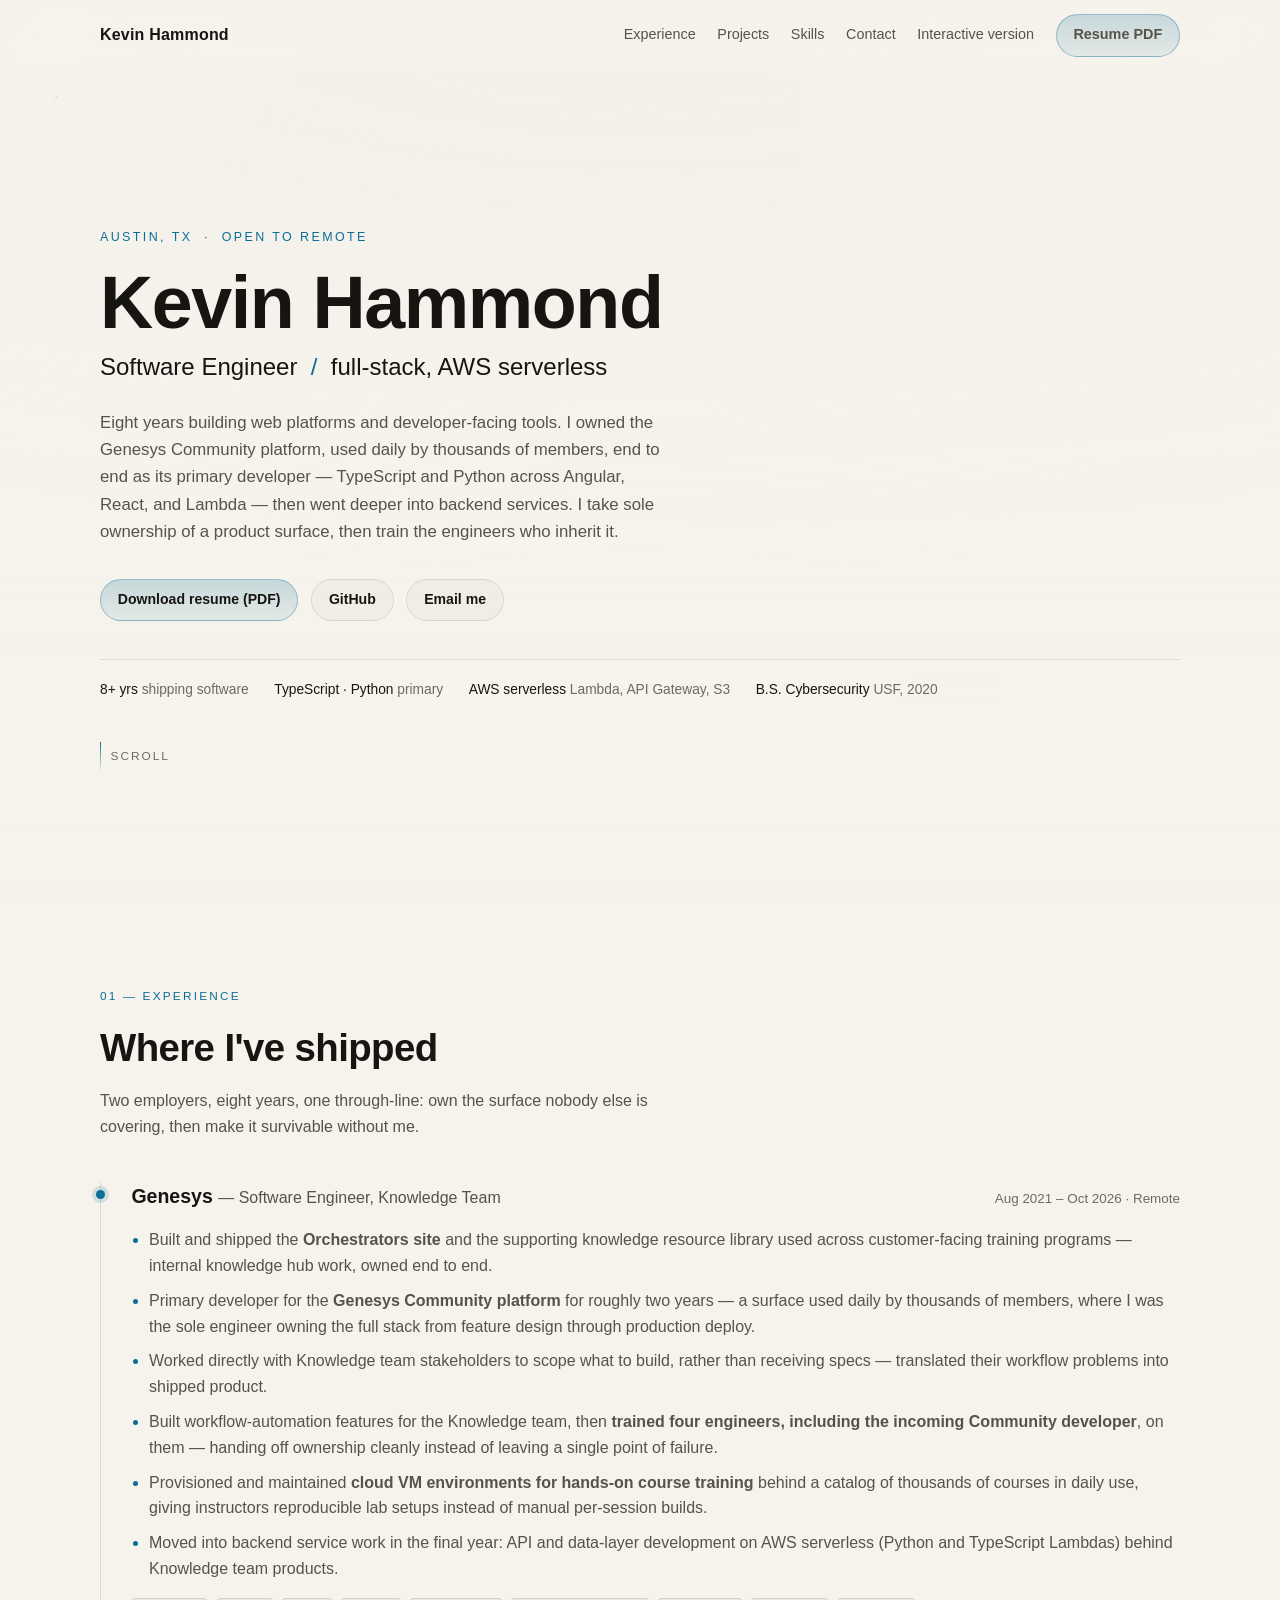
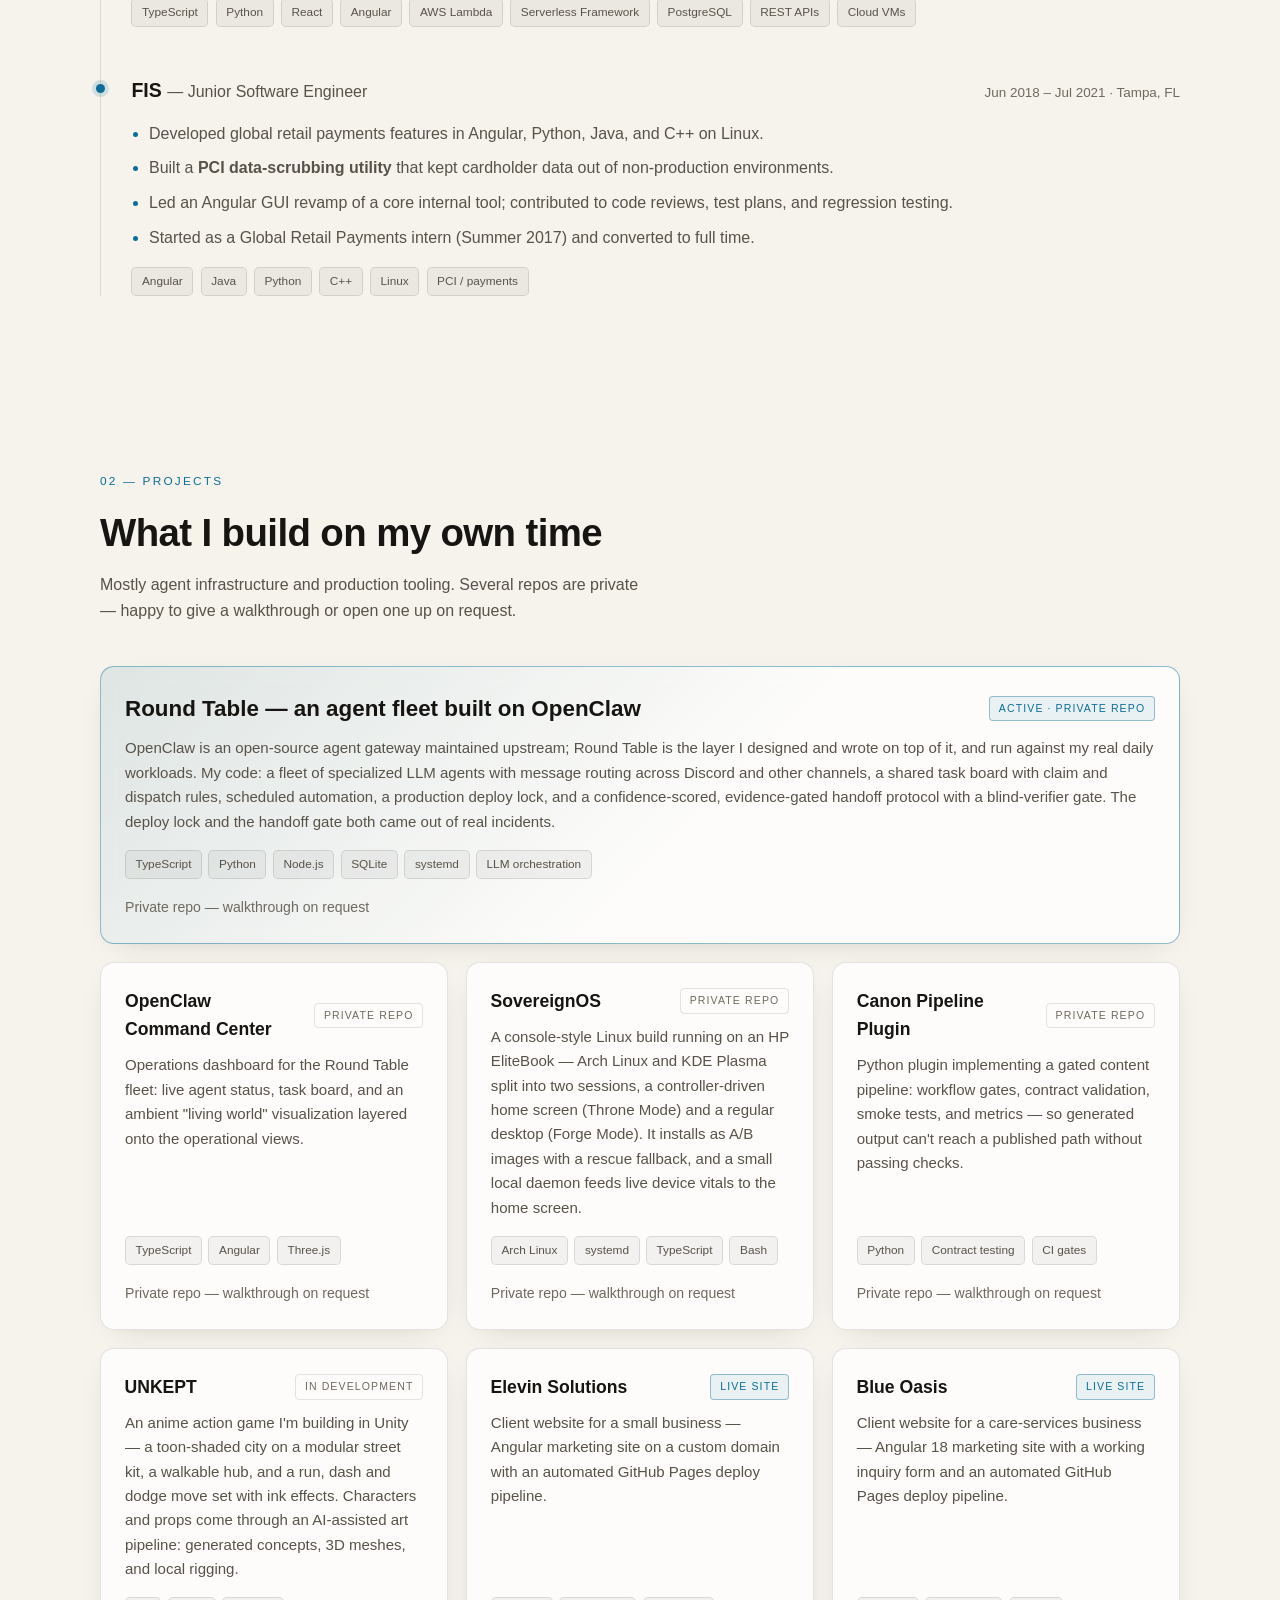
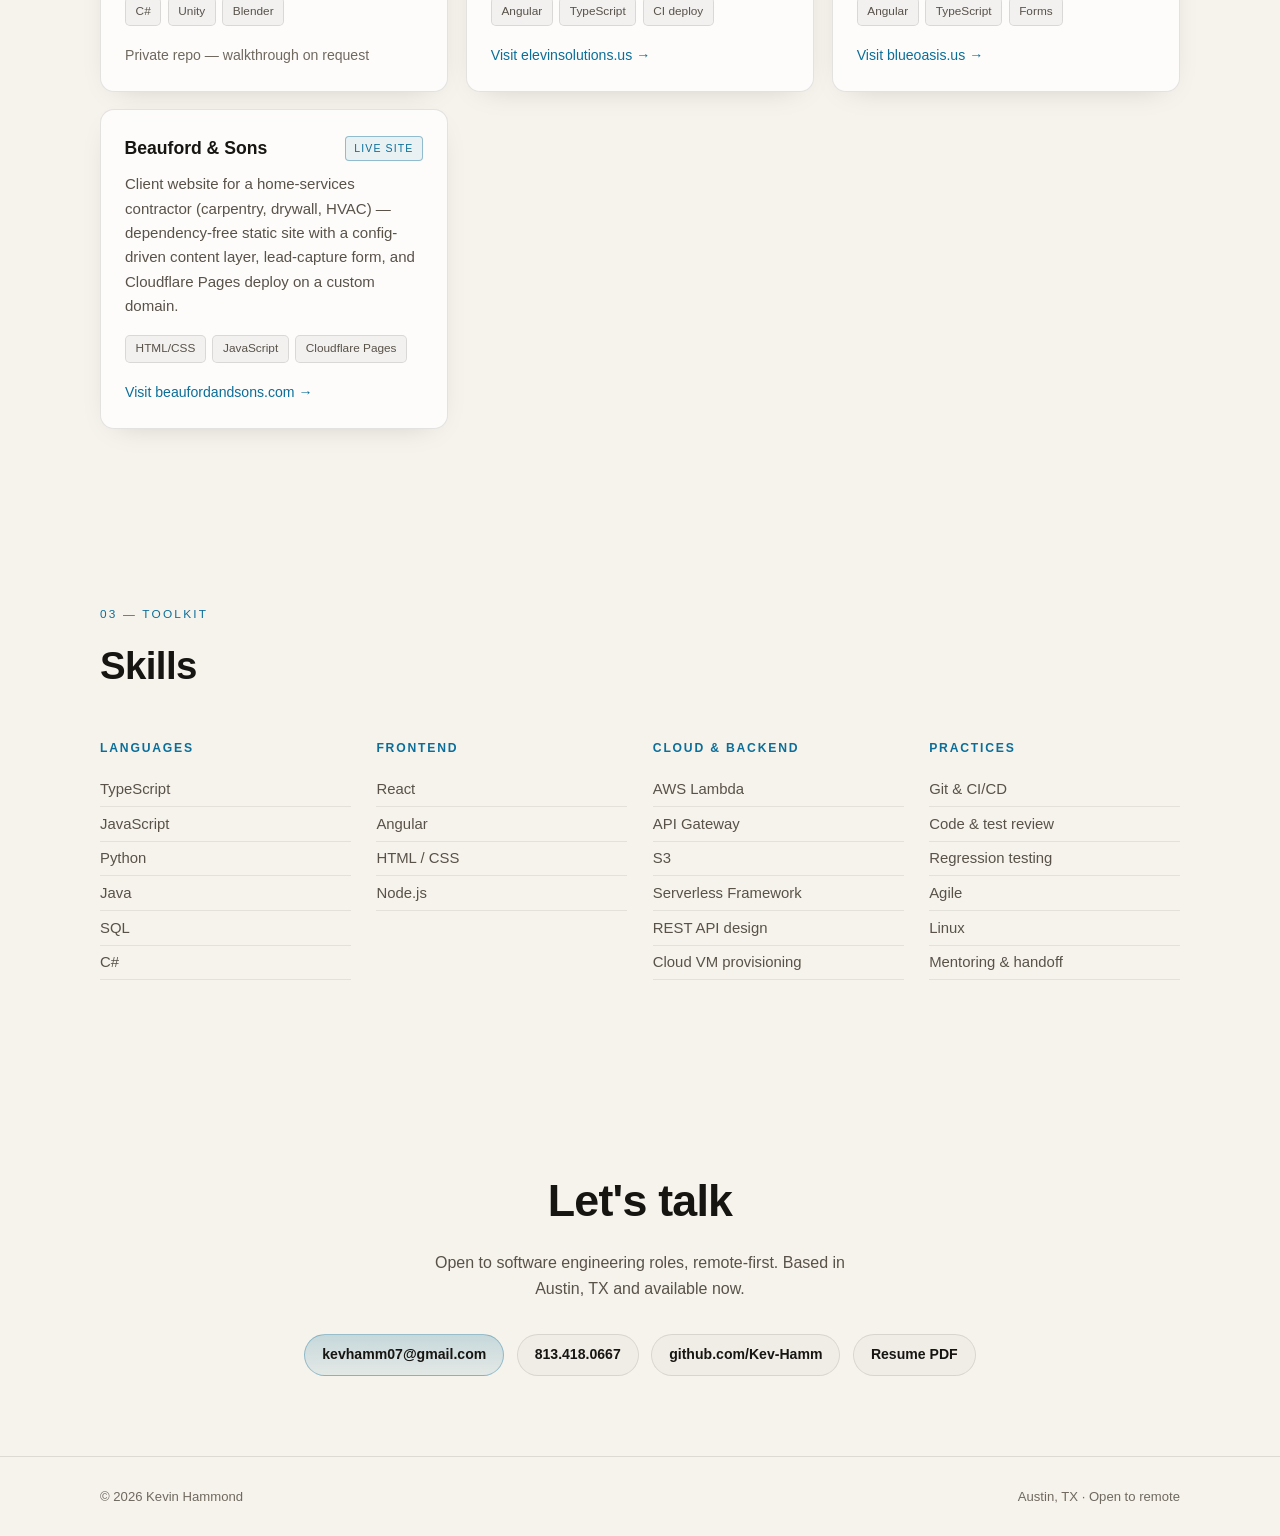
<file: index.html>
<!doctype html>
<html lang="en">
<head>
<meta charset="utf-8">
<meta http-equiv="Content-Security-Policy" content="default-src 'self'; script-src 'self' 'sha256-Ialmv3zB7RUJ92qYvrgvcTbiXBRGt7CMMs9PrtE8ZEg=' 'wasm-unsafe-eval'; style-src 'self' 'unsafe-inline'; img-src 'self' data: blob:; connect-src 'self' blob: data:; frame-src 'self' https://kev-hamm.github.io https://blueoasis.us https://beaufordandsons.com; worker-src 'self' blob:; media-src 'self' blob:; font-src 'self'; object-src 'none'; base-uri 'none'; form-action 'self'">
<meta name="viewport" content="width=device-width, initial-scale=1, viewport-fit=cover">
<title>Kevin Hammond · Software Engineer</title>
<meta name="description" content="Kevin Hammond, Software Engineer in Austin, TX. Full-stack, AWS serverless. Eight years building web platforms and developer-facing tools.">
<meta property="og:title" content="Kevin Hammond · Software Engineer">
<meta property="og:description" content="Full-stack TypeScript and Python on AWS serverless. 8+ years shipping developer-facing platforms.">
<meta property="og:type" content="profile">
<meta name="theme-color" content="#f0c6b4">
<link rel="icon" href="data:image/svg+xml,%3Csvg xmlns=%22http://www.w3.org/2000/svg%22 viewBox=%220 0 16 16%22%3E%3Crect width=%2216%22 height=%2216%22 rx=%224%22 fill=%22%23241d2b%22/%3E%3Ccircle cx=%2211%22 cy=%2211%22 r=%222.4%22 fill=%22%23ffb35c%22/%3E%3C/svg%3E">
<script>
  // Route weak or unsupported devices to the existing site before anything heavy loads.
  // ?room=1 forces the 3D office; ?lofi=1 forces the lo-fi site.
  (function () {
    var LOFI = '/classic/';
    var q = new URLSearchParams(location.search);
    // The last room load in this browser (src/main.js writes "stage@ms"; 'ok' = finished or left normally).
    var last = null;
    try { last = localStorage.getItem('kevOffice.boot'); } catch (e) { /* private mode */ }
    var m = last && /^([a-z]+)@(\d+)$/.exec(last);
    var crashed = !!m && m[1] !== 'ok' && Date.now() - Number(m[2]) < 10 * 60 * 1000;
    if (q.has('diag')) {                     // ?diag=1: say where the last load stopped; load nothing heavy
      document.documentElement.className = 'lofi-route';
      document.addEventListener('DOMContentLoaded', function () {
        var el = document.querySelector('.lofi-msg');
        if (!el) return;
        el.textContent = (m ? 'Last 3D load: ' + (m[1] === 'ok' ? 'finished fine' : 'stopped at "' + m[1] + '"') + ', ' +
          Math.round((Date.now() - Number(m[2])) / 60000) + ' min ago.' : 'No 3D load recorded in this browser.') +
          ' ' + navigator.userAgent;
      });
      return;
    }
    if (q.has('room')) { window.__roomForced = true; return; }
    // Safe mode (11/10 15:40, Kev: "crashing and won't open", Samsung Internet on his S25) sent phones and tablets to the
    // lo-fi site; turned off 17:1x after the room loaded fine on his phone. Set true to send phones to lo-fi again.
    var SAFE_MODE = false;
    var phone = /Android|iPhone|iPad|iPod|Mobile|SamsungBrowser/i.test(navigator.userAgent) ||
      !!(window.matchMedia && matchMedia('(pointer: coarse)').matches);
    var reason = null;
    if (SAFE_MODE && phone) reason = 'safe-mode';
    else if (crashed) reason = 'crashed-last-time';
    else if (q.has('lofi')) reason = 'requested';
    else if (window.matchMedia && matchMedia('(prefers-reduced-motion: reduce)').matches) reason = 'reduced-motion';
    else {
      try {
        var c = document.createElement('canvas');
        var gl = c.getContext('webgl2', { failIfMajorPerformanceCaveat: true });
        if (!gl) reason = 'no-webgl2';
        else {
          var dbg = gl.getExtension('WEBGL_debug_renderer_info');
          var r = dbg ? String(gl.getParameter(dbg.UNMASKED_RENDERER_WEBGL)) : '';
          if (/swiftshader|llvmpipe|softpipe|software|basic render/i.test(r)) reason = 'software-gl';
          var lose = gl.getExtension('WEBGL_lose_context'); if (lose) lose.loseContext();
        }
      } catch (e) { reason = 'no-webgl2'; }
      if (!reason && navigator.deviceMemory && navigator.deviceMemory < 3) reason = 'low-memory';
      if (!reason && navigator.hardwareConcurrency && navigator.hardwareConcurrency < 4) reason = 'few-cores';
    }
    if (reason) {
      window.__lofiReason = reason;
      document.documentElement.className = 'lofi-route';
      location.replace(LOFI);
    }
  })();
</script>
  <script type="module" crossorigin src="./assets/index-DsOrglRw.js"></script>
  <link rel="stylesheet" crossorigin href="./assets/index-PUatevFd.css">
</head>
<body>
<a class="skip" href="#nav">Skip to sections</a>
<h1 class="sr-only">Kevin Hammond, Software Engineer</h1>

<div class="lofi-msg" role="status">Opening the lo-fi version… <a href="/classic/">kev-hamm.github.io</a></div>

<canvas id="scene" aria-hidden="true"></canvas>
<div id="tv-live" class="tv-live" hidden>
  <div class="tv-live__head">
    <b class="tv-live__title"></b>
    <a class="chip tv-live__visit" target="_blank" rel="noopener">Visit site ↗</a>
    <button type="button" class="chip tv-live__close">✕ Close <kbd>Esc</kbd></button>
  </div>
  <div class="tv-live__bar" role="group" aria-label="On the TV">
    <span class="chip tv-live__status" role="status"></span>
    <button type="button" class="chip tv-live__play"></button>
    <button type="button" class="chip tv-live__expand">⤢ Expand</button>
    <a class="chip tv-live__visit" target="_blank" rel="noopener">Visit site ↗</a>
  </div>
</div>
<div class="vignette" aria-hidden="true"></div>

<div id="loader" class="loader" role="status" aria-live="polite">
  <div class="loader__inner">
    <p class="loader__name">Kevin Hammond<span class="dot">.</span></p>
    <p class="loader__sub" id="loader-msg">Letting the evening light in…</p>
    <div class="loader__bar" aria-hidden="true"><span id="loader-bar"></span></div>
    <a class="loader__lofi" href="/classic/">Lo-fi version</a>
  </div>
</div>

<header class="top">
  <button class="brand" id="brand" type="button" aria-label="Kevin Hammond, back to the whole office">
    <span class="brand__name">Kevin Hammond<span class="dot">.</span></span>
    <span class="brand__sub">Software Engineer · Austin, TX · Open to remote</span>
  </button>
  <nav id="nav" class="nav" aria-label="Sections">
    <button type="button" data-section="about" aria-controls="panel" aria-expanded="false">About</button>
    <button type="button" data-section="work" aria-controls="panel" aria-expanded="false">Work</button>
    <button type="button" data-section="projects" aria-controls="panel" aria-expanded="false">Projects</button>
    <button type="button" data-section="contact" aria-controls="panel" aria-expanded="false">Contact</button>
  </nav>
</header>

<div id="hotspots" class="hotspots" aria-hidden="true">
  <button type="button" tabindex="-1" data-hot="work">Work</button>
  <button type="button" tabindex="-1" data-hot="projects">Projects</button>
  <button type="button" tabindex="-1" data-hot="about">About</button>
  <button type="button" tabindex="-1" data-hot="contact">Contact · knock</button>
  <button type="button" tabindex="-1" data-hot="duck" class="hot--duck">Quack</button>
</div>

<p id="hint" class="hint">Drag to spin the room</p>

<section id="panel" class="panel" role="region" aria-labelledby="panel-title" hidden>
  <div class="panel__bar">
    <button type="button" class="back" id="back">← Back to the office <kbd>Esc</kbd></button>
    <a class="chip chip--lofi lofi-inpanel" href="/classic/">Lo-fi version</a>
  </div>
  <div class="panel__body" id="panel-body"></div>
</section>

<footer class="bottom">
  <button type="button" id="credits-btn" class="chip" aria-controls="panel">Credits</button>
  <button type="button" id="sound-btn" class="chip" aria-pressed="false">Sound off</button>
  <a class="chip chip--lofi" href="/classic/" id="lofi-link">Lo-fi version</a>
</footer>
<button type="button" id="reset-view" class="chip reset-view" aria-label="Reset view: back to the front of the room">Reset view</button>

<div id="toast" class="toast" role="alertdialog" aria-labelledby="toast-text" hidden>
  <p id="toast-text">This device seems to be struggling with the 3D office.</p>
  <div class="toast__actions">
    <button type="button" id="toast-stay" class="chip">Stay</button>
    <a class="chip chip--accent" href="/classic/">Go lo-fi</a>
  </div>
</div>

<noscript><p class="noscript">This page needs JavaScript. The full résumé is at <a href="/classic/">kev-hamm.github.io</a>.</p></noscript>
</body>
</html>
</file>
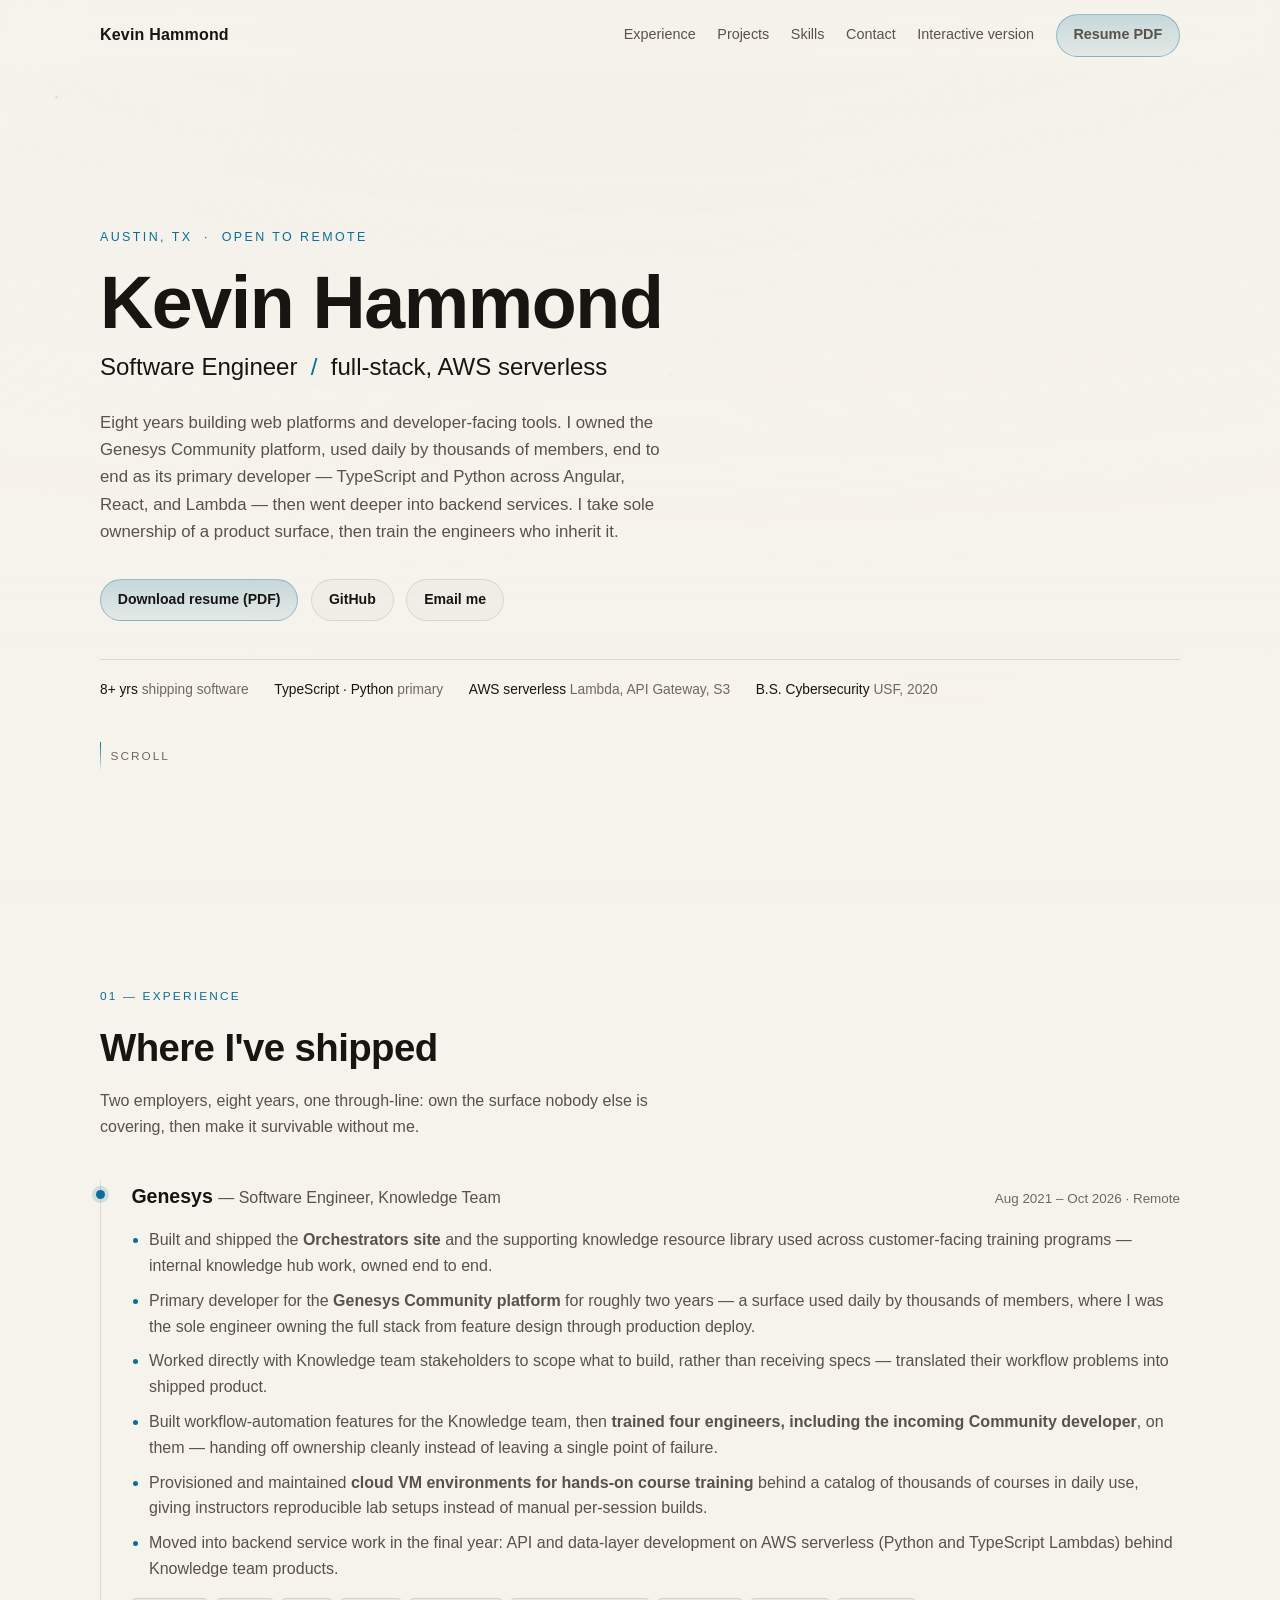
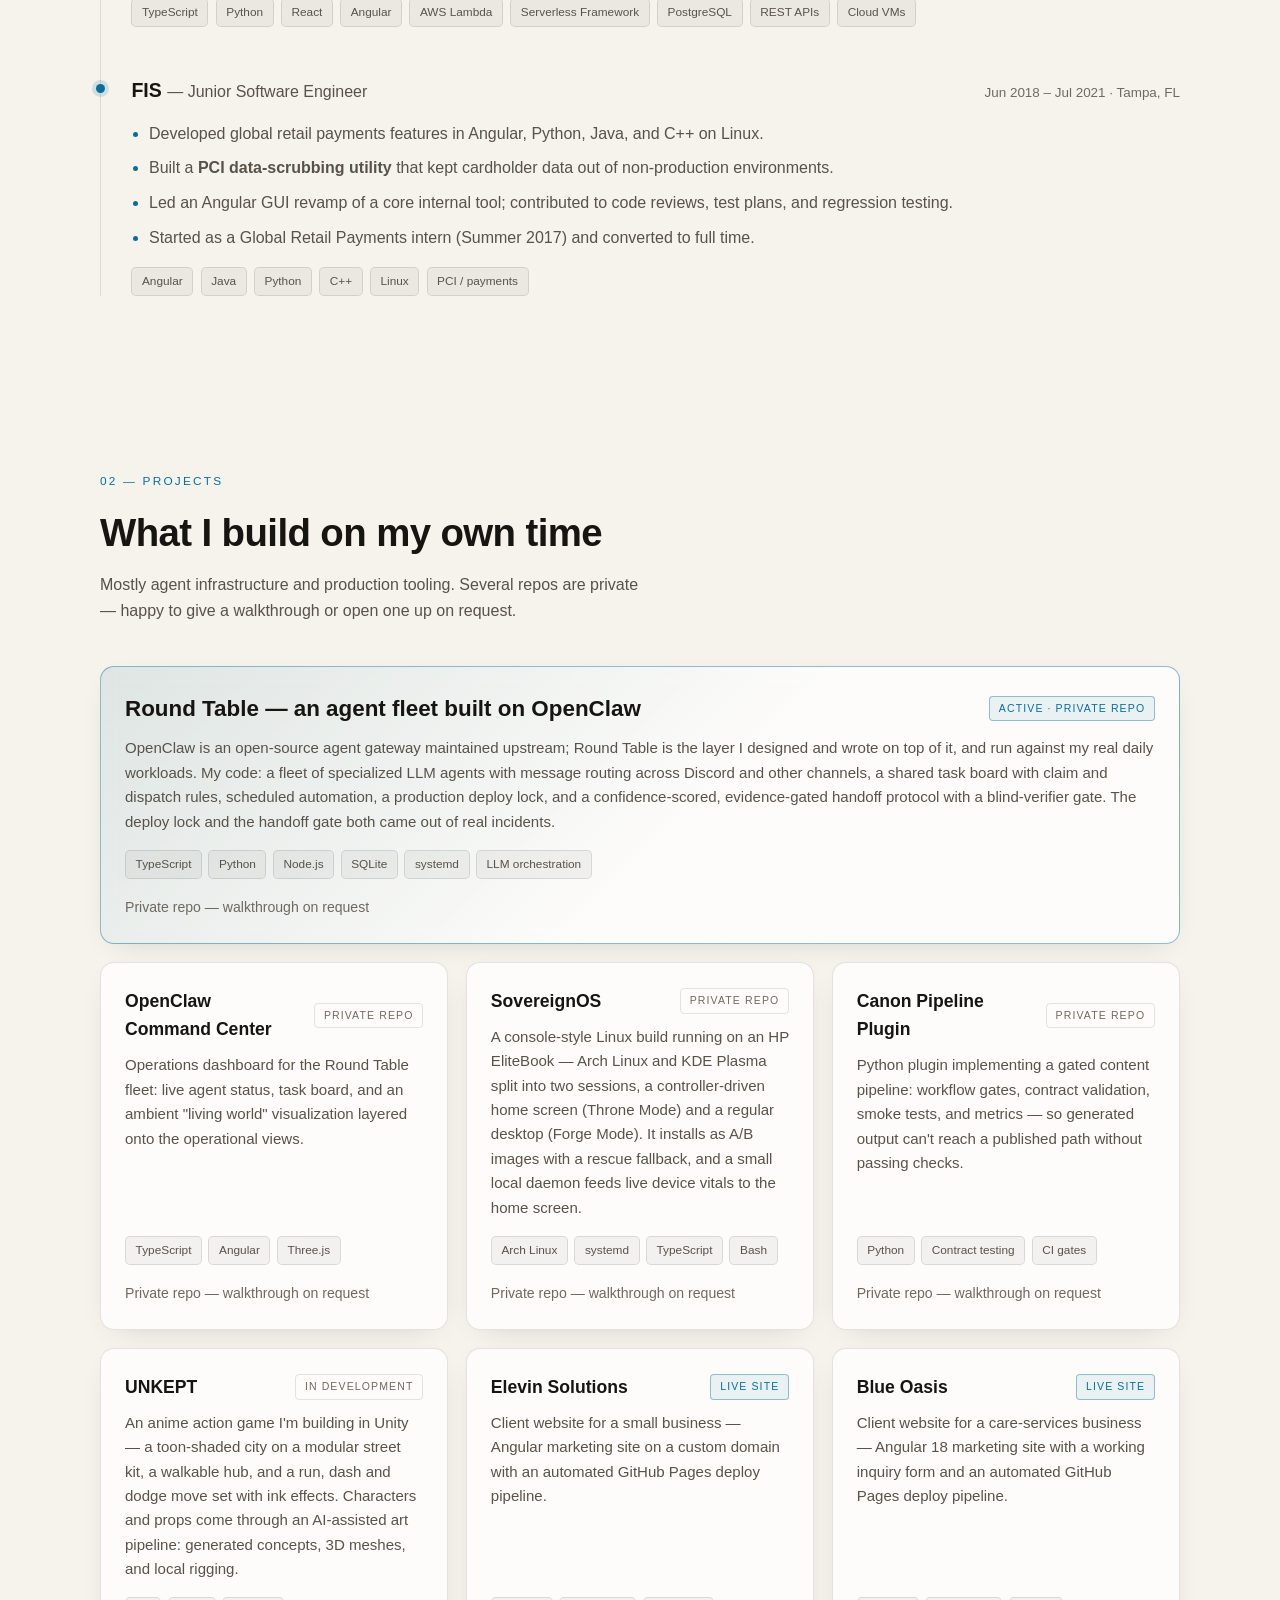
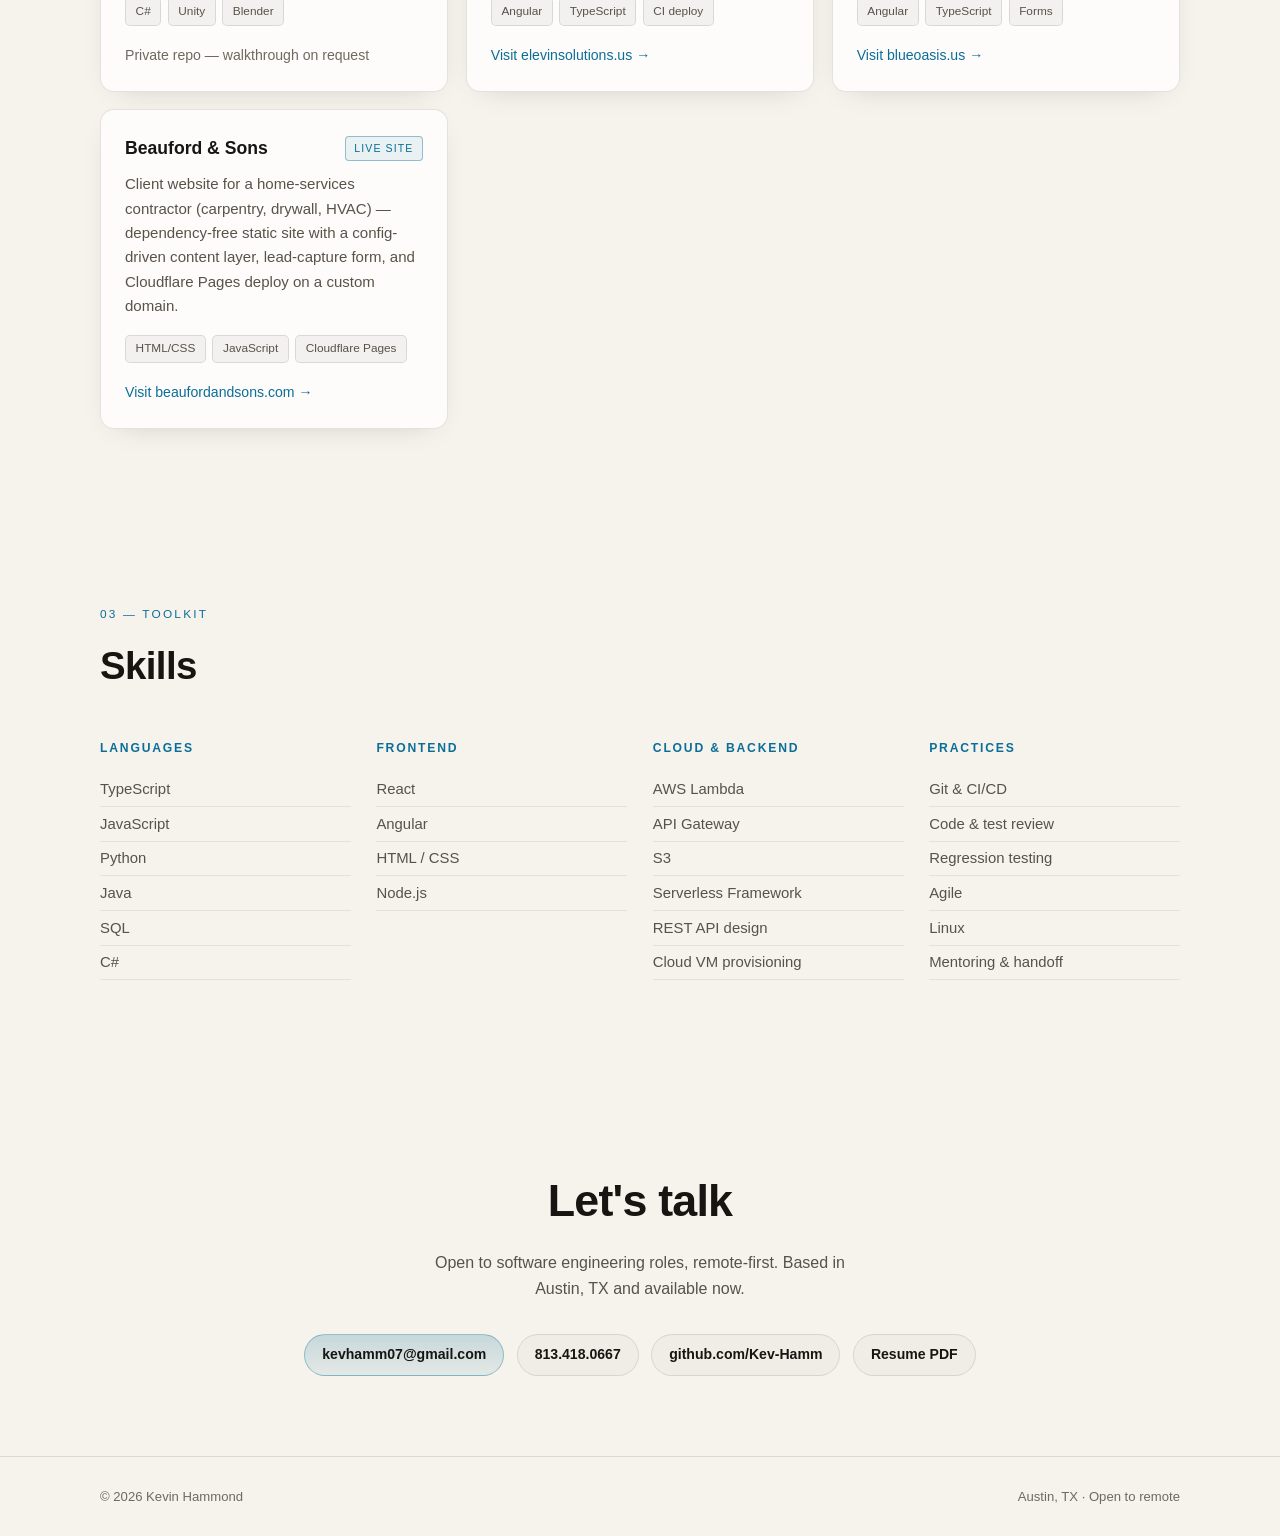
<file: classic/index.html>
<!doctype html>
<html lang="en">
<head>
<meta charset="utf-8">
<meta name="viewport" content="width=device-width, initial-scale=1">
<title>Kevin Hammond — Software Engineer</title>
<meta name="description" content="Kevin Hammond — Software Engineer in Austin, TX. Full-stack TypeScript and Python on AWS serverless. 8+ years at Genesys and FIS.">
<meta name="theme-color" content="#f6f3ec">
<meta property="og:title" content="Kevin Hammond — Software Engineer">
<meta property="og:description" content="Full-stack TypeScript and Python on AWS serverless. 8+ years shipping developer-facing platforms.">
<meta property="og:type" content="profile">
<link rel="stylesheet" href="styles.css?v=20260921c">
<link rel="icon" href="data:image/svg+xml,%3Csvg xmlns=%22http://www.w3.org/2000/svg%22 viewBox=%220 0 16 16%22%3E%3Crect width=%2216%22 height=%2216%22 rx=%224%22 fill=%22%23241d2b%22/%3E%3Ccircle cx=%2211%22 cy=%2211%22 r=%222.4%22 fill=%22%23ffb35c%22/%3E%3C/svg%3E">
</head>
<body>

<a class="skip" href="#main">Skip to content</a>

<!-- ambient scroll world -->
<div class="world" aria-hidden="true">
  <video class="world__video" autoplay muted loop playsinline preload="metadata"
         poster="assets/hero-poster.jpg">
    <source src="assets/hero.webm" type="video/webm">
    <source src="assets/hero.mp4" type="video/mp4">
  </video>
  <div class="world__layer world__layer--far" data-depth="0.05"></div>
  <div class="world__layer world__layer--near" data-depth="0.13"></div>
  <div class="world__scrim"></div>
</div>

<header class="topbar">
  <div class="wrap topbar__inner">
    <a class="topbar__name" href="#top">Kevin Hammond</a>
    <nav class="topbar__nav">
      <a href="#experience">Experience</a>
      <a href="#projects">Projects</a>
      <a href="#skills">Skills</a>
      <a href="#contact">Contact</a>
      <a href="/?room=1">Interactive version</a>
      <a class="btn" href="../assets/Kevin-Hammond-Resume.pdf" download>Resume PDF</a>
    </nav>
  </div>
</header>

<main id="main">

  <!-- ===== hero ===== -->
  <section class="hero wrap" id="top">
    <p class="hero__eyebrow">Austin, TX &nbsp;·&nbsp; Open to remote</p>
    <h1>Kevin Hammond</h1>
    <p class="hero__role">Software Engineer &nbsp;<span>/</span>&nbsp; full-stack, AWS serverless</p>
    <p class="hero__lede">
      Eight years building web platforms and developer-facing tools. I owned the Genesys Community
      platform, used daily by thousands of members, end to end as its primary developer — TypeScript
      and Python across Angular, React, and Lambda — then went deeper into backend services. I take sole ownership of a product
      surface, then train the engineers who inherit it.
    </p>
    <div class="hero__cta">
      <a class="btn" href="../assets/Kevin-Hammond-Resume.pdf" download>Download resume (PDF)</a>
      <a class="btn btn--ghost" href="https://github.com/Kev-Hamm" target="_blank" rel="noopener">GitHub</a>
      <a class="btn btn--ghost" href="mailto:kevhamm07@gmail.com">Email me</a>
    </div>
    <div class="hero__meta">
      <span><b>8+ yrs</b> shipping software</span>
      <span><b>TypeScript · Python</b> primary</span>
      <span><b>AWS serverless</b> Lambda, API Gateway, S3</span>
      <span><b>B.S. Cybersecurity</b> USF, 2020</span>
    </div>
    <div class="scrollcue">Scroll</div>
  </section>

  <!-- ===== experience ===== -->
  <section class="section wrap" id="experience">
    <div class="section__head reveal">
      <span class="section__num">01 — Experience</span>
      <h2>Where I've shipped</h2>
      <p class="section__sub">
        Two employers, eight years, one through-line: own the surface nobody else is covering,
        then make it survivable without me.
      </p>
    </div>

    <div class="timeline">

      <article class="role reveal">
        <div class="role__head">
          <h3>Genesys <span>— Software Engineer, Knowledge Team</span></h3>
          <span class="role__when">Aug 2021 – Oct 2026 · Remote</span>
        </div>
        <ul>
          <li>Built and shipped the <b>Orchestrators site</b> and the supporting knowledge resource
            library used across customer-facing training programs — internal knowledge hub work,
            owned end to end.</li>
          <li>Primary developer for the <b>Genesys Community platform</b> for roughly two years —
            a surface used daily by thousands of members, where I was the sole engineer owning the
            full stack from feature design through production deploy.</li>
          <li>Worked directly with Knowledge team stakeholders to scope what to build, rather than
            receiving specs — translated their workflow problems into shipped product.</li>
          <li>Built workflow-automation features for the Knowledge team, then <b>trained four
            engineers, including the incoming Community developer</b>, on them — handing off
            ownership cleanly instead of leaving a single point of failure.</li>
          <li>Provisioned and maintained <b>cloud VM environments for hands-on course training</b>
            behind a catalog of thousands of courses in daily use, giving instructors reproducible
            lab setups instead of manual per-session builds.</li>
          <li>Moved into backend service work in the final year: API and data-layer development on
            AWS serverless (Python and TypeScript Lambdas) behind Knowledge team products.</li>
        </ul>
        <div class="role__stack">
          <span class="tag">TypeScript</span><span class="tag">Python</span>
          <span class="tag">React</span><span class="tag">Angular</span>
          <span class="tag">AWS Lambda</span><span class="tag">Serverless Framework</span>
          <span class="tag">PostgreSQL</span>
          <span class="tag">REST APIs</span><span class="tag">Cloud VMs</span>
        </div>
      </article>

      <article class="role reveal">
        <div class="role__head">
          <h3>FIS <span>— Junior Software Engineer</span></h3>
          <span class="role__when">Jun 2018 – Jul 2021 · Tampa, FL</span>
        </div>
        <ul>
          <li>Developed global retail payments features in Angular, Python, Java, and C++ on Linux.</li>
          <li>Built a <b>PCI data-scrubbing utility</b> that kept cardholder data out of
            non-production environments.</li>
          <li>Led an Angular GUI revamp of a core internal tool; contributed to code reviews, test
            plans, and regression testing.</li>
          <li>Started as a Global Retail Payments intern (Summer 2017) and converted to full time.</li>
        </ul>
        <div class="role__stack">
          <span class="tag">Angular</span><span class="tag">Java</span>
          <span class="tag">Python</span><span class="tag">C++</span>
          <span class="tag">Linux</span><span class="tag">PCI / payments</span>
        </div>
      </article>

    </div>
  </section>

  <!-- ===== projects ===== -->
  <section class="section wrap" id="projects">
    <div class="section__head reveal">
      <span class="section__num">02 — Projects</span>
      <h2>What I build on my own time</h2>
      <p class="section__sub">
        Mostly agent infrastructure and production tooling. Several repos are private —
        happy to give a walkthrough or open one up on request.
      </p>
    </div>

    <div class="grid">

      <article class="card card--featured reveal">
        <div class="card__top">
          <h3>Round Table — an agent fleet built on OpenClaw</h3>
          <span class="card__badge card__badge--live">Active · private repo</span>
        </div>
        <p>
          OpenClaw is an open-source agent gateway maintained upstream; Round Table is the layer I
          designed and wrote on top of it, and run against my real daily workloads. My code: a
          fleet of specialized LLM agents with message routing across Discord and other channels,
          a shared task board with claim and dispatch rules, scheduled automation, a production
          deploy lock, and a confidence-scored, evidence-gated handoff protocol with a
          blind-verifier gate. The deploy lock and the handoff gate both came out of real incidents.
        </p>
        <div class="card__stack">
          <span class="tag">TypeScript</span><span class="tag">Python</span>
          <span class="tag">Node.js</span><span class="tag">SQLite</span>
          <span class="tag">systemd</span><span class="tag">LLM orchestration</span>
        </div>
        <div class="card__links"><span class="muted">Private repo — walkthrough on request</span></div>
      </article>

      <article class="card reveal">
        <div class="card__top">
          <h3>OpenClaw Command Center</h3>
          <span class="card__badge">Private repo</span>
        </div>
        <p>
          Operations dashboard for the Round Table fleet: live agent status, task board, and an
          ambient "living world" visualization layered onto the operational views.
        </p>
        <div class="card__stack">
          <span class="tag">TypeScript</span><span class="tag">Angular</span><span class="tag">Three.js</span>
        </div>
        <div class="card__links"><span class="muted">Private repo — walkthrough on request</span></div>
      </article>

      <article class="card reveal">
        <div class="card__top">
          <h3>SovereignOS</h3>
          <span class="card__badge">Private repo</span>
        </div>
        <p>
          A console-style Linux build running on an HP EliteBook — Arch Linux and KDE Plasma split
          into two sessions, a controller-driven home screen (Throne Mode) and a regular desktop
          (Forge Mode). It installs as A/B images with a rescue fallback, and a small local daemon
          feeds live device vitals to the home screen.
        </p>
        <div class="card__stack">
          <span class="tag">Arch Linux</span><span class="tag">systemd</span><span class="tag">TypeScript</span><span class="tag">Bash</span>
        </div>
        <div class="card__links"><span class="muted">Private repo — walkthrough on request</span></div>
      </article>

      <article class="card reveal">
        <div class="card__top">
          <h3>Canon Pipeline Plugin</h3>
          <span class="card__badge">Private repo</span>
        </div>
        <p>
          Python plugin implementing a gated content pipeline: workflow gates, contract
          validation, smoke tests, and metrics — so generated output can't reach a published path
          without passing checks.
        </p>
        <div class="card__stack">
          <span class="tag">Python</span><span class="tag">Contract testing</span><span class="tag">CI gates</span>
        </div>
        <div class="card__links"><span class="muted">Private repo — walkthrough on request</span></div>
      </article>

      <article class="card reveal">
        <div class="card__top">
          <h3>UNKEPT</h3>
          <span class="card__badge">In development</span>
        </div>
        <p>
          An anime action game I'm building in Unity — a toon-shaded city on a modular street
          kit, a walkable hub, and a run, dash and dodge move set with ink effects. Characters and
          props come through an AI-assisted art pipeline: generated concepts, 3D meshes, and local
          rigging.
        </p>
        <div class="card__stack"><span class="tag">C#</span><span class="tag">Unity</span><span class="tag">Blender</span></div>
        <div class="card__links"><span class="muted">Private repo — walkthrough on request</span></div>
      </article>

      <article class="card reveal">
        <div class="card__top">
          <h3>Elevin Solutions</h3>
          <span class="card__badge card__badge--live">Live site</span>
        </div>
        <p>
          Client website for a small business — Angular marketing site on a custom domain with an
          automated GitHub Pages deploy pipeline.
        </p>
        <div class="card__stack"><span class="tag">Angular</span><span class="tag">TypeScript</span><span class="tag">CI deploy</span></div>
        <div class="card__links">
          <a href="https://elevinsolutions.us" target="_blank" rel="noopener">Visit elevinsolutions.us →</a>
        </div>
      </article>

      <article class="card reveal">
        <div class="card__top">
          <h3>Blue Oasis</h3>
          <span class="card__badge card__badge--live">Live site</span>
        </div>
        <p>
          Client website for a care-services business — Angular 18 marketing site with a working
          inquiry form and an automated GitHub Pages deploy pipeline.
        </p>
        <div class="card__stack"><span class="tag">Angular</span><span class="tag">TypeScript</span><span class="tag">Forms</span></div>
        <div class="card__links">
          <a href="https://blueoasis.us" target="_blank" rel="noopener">Visit blueoasis.us →</a>
        </div>
      </article>

      <article class="card reveal">
        <div class="card__top">
          <h3>Beauford &amp; Sons</h3>
          <span class="card__badge card__badge--live">Live site</span>
        </div>
        <p>
          Client website for a home-services contractor (carpentry, drywall, HVAC) — dependency-free
          static site with a config-driven content layer, lead-capture form, and Cloudflare Pages
          deploy on a custom domain.
        </p>
        <div class="card__stack"><span class="tag">HTML/CSS</span><span class="tag">JavaScript</span><span class="tag">Cloudflare Pages</span></div>
        <div class="card__links">
          <a href="https://beaufordandsons.com" target="_blank" rel="noopener">Visit beaufordandsons.com →</a>
        </div>
      </article>

    </div>
  </section>

  <!-- ===== skills ===== -->
  <section class="section wrap" id="skills">
    <div class="section__head reveal">
      <span class="section__num">03 — Toolkit</span>
      <h2>Skills</h2>
    </div>
    <div class="skills reveal">
      <div>
        <h3>Languages</h3>
        <ul><li>TypeScript</li><li>JavaScript</li><li>Python</li><li>Java</li><li>SQL</li><li>C#</li></ul>
      </div>
      <div>
        <h3>Frontend</h3>
        <ul><li>React</li><li>Angular</li><li>HTML / CSS</li><li>Node.js</li></ul>
      </div>
      <div>
        <h3>Cloud &amp; Backend</h3>
        <ul><li>AWS Lambda</li><li>API Gateway</li><li>S3</li><li>Serverless Framework</li><li>REST API design</li><li>Cloud VM provisioning</li></ul>
      </div>
      <div>
        <h3>Practices</h3>
        <ul><li>Git &amp; CI/CD</li><li>Code &amp; test review</li><li>Regression testing</li><li>Agile</li><li>Linux</li><li>Mentoring &amp; handoff</li></ul>
      </div>
    </div>
  </section>

  <!-- ===== contact ===== -->
  <section class="contact wrap" id="contact">
    <div class="reveal">
      <h2>Let's talk</h2>
      <p>
        Open to software engineering roles, remote-first. Based in Austin, TX and
        available now.
      </p>
      <div class="contact__links">
        <a class="btn" href="mailto:kevhamm07@gmail.com">kevhamm07@gmail.com</a>
        <a class="btn btn--ghost" href="tel:+18134180667">813.418.0667</a>
        <a class="btn btn--ghost" href="https://github.com/Kev-Hamm" target="_blank" rel="noopener">github.com/Kev-Hamm</a>
        <a class="btn btn--ghost" href="../assets/Kevin-Hammond-Resume.pdf" download>Resume PDF</a>
      </div>
    </div>
  </section>

</main>

<footer class="footer-outer">
  <div class="wrap footer">
    <span>© 2026 Kevin Hammond</span>
    <span>Austin, TX · Open to remote</span>
  </div>
</footer>

<script src="app.js"></script>
</body>
</html>
</file>
<file: assets/index-PUatevFd.css>
:root{--paper:#fbf4e6;--paper-2:#f3e8d4;--panel:#fbf4e6f2;--ink:#241d2b;--ink-dim:#4d4456;--ink-faint:#7a7083;--line:#241d2b;--soft:#241d2b29;--accent:#2fc6b4;--accent-ink:#0c4a43;--link:#11766b;--amber:#b85a1f;--sun:#ffb35c;--ease:cubic-bezier(.22, .61, .36, 1);--safe-l:env(safe-area-inset-left,0px);--safe-r:env(safe-area-inset-right,0px);--safe-b:env(safe-area-inset-bottom,0px);--panel-w:min(460px, 46vw);--shadow:4px 4px 0 var(--ink)}*{box-sizing:border-box}html,body{height:100%;margin:0;overflow:hidden}html{background:radial-gradient(60% 45% at 12% 12%,#ffeec8d9,#ffeec800 70%),#f0c6b4 linear-gradient(#8fa8dc 0%,#b8bfe2 26%,#f0c6b4 58%,#ffd49c 82%,#f7c58e 100%)}body{color:var(--ink);-webkit-font-smoothing:antialiased;-webkit-tap-highlight-color:transparent;font-family:-apple-system,BlinkMacSystemFont,SF Pro Text,Inter,Segoe UI,Roboto,Helvetica,Arial,sans-serif;font-size:16px;line-height:1.55}a{color:var(--link);font-weight:600;text-decoration:none}a:hover{text-decoration:underline}button{font:inherit;color:inherit}:focus-visible{outline:3px solid var(--accent-ink);outline-offset:3px}.sr-only{clip:rect(0 0 0 0);white-space:nowrap;width:1px;height:1px;position:absolute;overflow:hidden}.skip{z-index:100;background:var(--ink);color:var(--paper);border-radius:0 0 10px;padding:.6rem 1rem;font-weight:700;position:absolute;top:0;left:-9999px}.skip:focus{left:0}.dot{color:var(--accent)}.muted{color:var(--ink-faint)}.lofi-msg{display:none}.lofi-route .lofi-msg{background:var(--paper);color:var(--ink-dim);z-index:200;place-items:center;display:grid;position:fixed;top:0;bottom:0;left:0;right:0}.lofi-route #loader{display:none}#scene{touch-action:none;outline:none;width:100%;height:100%;display:block;position:fixed;top:0;bottom:0;left:0;right:0}.vignette{pointer-events:none;background:radial-gradient(130% 100% at 50% 40%,#0000 60%,#783c282e 100%);position:fixed;top:0;bottom:0;left:0;right:0}.loader{z-index:60;transition:opacity .8s var(--ease);background:linear-gradient(#b8bfe2,#f0c6b4 55%,#ffd49c);place-items:center;display:grid;position:fixed;top:0;bottom:0;left:0;right:0}.is-ready .loader{opacity:0;pointer-events:none}.loader__inner{text-align:center;background:var(--paper);border:2px solid var(--ink);box-shadow:var(--shadow);border-radius:18px;padding:1.4rem 1.8rem}.loader__name{letter-spacing:-.03em;margin:0;font-size:clamp(1.9rem,6vw,3rem);font-weight:800}.loader__sub{color:var(--ink-dim);margin:.3rem 0 1rem;font-size:.9rem}.loader__bar{background:var(--paper-2);border:1.5px solid var(--ink);border-radius:6px;width:min(240px,60vw);height:6px;margin:0 auto;overflow:hidden}.loader__bar span{background:var(--sun);transform-origin:0;height:100%;transition:transform .25s linear;display:block;transform:scaleX(0)}.loader__lofi{color:var(--ink-dim);letter-spacing:.1em;text-transform:uppercase;margin-top:1rem;font-size:.75rem;display:inline-block}.top{z-index:20;padding:max(.9rem, env(safe-area-inset-top)) calc(1.1rem + var(--safe-r)) 0 calc(1.1rem + var(--safe-l));pointer-events:none;opacity:0;transition:opacity .8s .3s var(--ease);justify-content:space-between;align-items:flex-start;gap:1rem;display:flex;position:fixed;top:0;left:0;right:0}.is-ready .top,.is-ready .bottom{opacity:1}.top>*{pointer-events:auto}.brand{background:var(--paper);border:2px solid var(--ink);box-shadow:var(--shadow);text-align:left;cursor:pointer;border-radius:14px;padding:.35rem .8rem .4rem}.brand__name{letter-spacing:-.02em;font-size:1.15rem;font-weight:800;line-height:1.2;display:block}.brand__sub{color:var(--ink-dim);font-size:.76rem;display:block}.nav{background:var(--paper);border:2px solid var(--ink);box-shadow:var(--shadow);border-radius:999px;gap:.25rem;padding:.25rem;display:flex}.nav button{color:var(--ink);letter-spacing:.08em;text-transform:uppercase;cursor:pointer;background:0 0;border:0;border-radius:999px;padding:.42rem .95rem;font-size:.8rem;font-weight:800;transition:background .2s,color .2s}.nav button:hover{background:var(--paper-2)}.nav button[aria-current=true]{background:var(--ink);color:var(--paper)}.bottom{left:calc(1rem + var(--safe-l));bottom:calc(.9rem + var(--safe-b));z-index:20;opacity:0;transition:opacity .8s .3s var(--ease);gap:.45rem;display:flex;position:fixed}.chip{border:2px solid var(--ink);background:var(--paper);color:var(--ink);letter-spacing:.09em;text-transform:uppercase;cursor:pointer;box-shadow:2px 2px 0 var(--ink);border-radius:999px;align-items:center;gap:.35rem;padding:.36rem .8rem;font-size:.7rem;font-weight:800;display:inline-flex}.chip:hover{background:var(--paper-2);text-decoration:none}.reset-view{right:calc(1rem + var(--safe-r));bottom:calc(.9rem + var(--safe-b));z-index:20;opacity:0;pointer-events:none;min-width:44px;min-height:44px;transition:opacity .3s var(--ease);justify-content:center;position:fixed}.reset-view.is-on{opacity:1;pointer-events:auto}.has-panel .reset-view{opacity:0!important;pointer-events:none!important}.chip[aria-pressed=true]{background:var(--sun)}.chip--lofi:before{content:"";background:var(--ink);border-radius:2px;width:7px;height:7px}.chip--accent{background:var(--accent);color:var(--ink)}.tv-live{pointer-events:none;position:fixed;top:0;bottom:0;left:0;right:0;overflow:hidden}.tv-live[hidden],.tv-live [hidden]{display:none!important}.tv-live.is-away{visibility:hidden}.tv-live iframe{transform-origin:0 0;opacity:0;pointer-events:none;background:#fff;border:0;width:1280px;height:720px;position:absolute;top:0;left:0}.tv-live iframe.is-on{opacity:1;pointer-events:auto;transition:opacity .35s var(--ease)}.tv-live__bar{pointer-events:auto;white-space:nowrap;gap:.4rem;display:flex;position:absolute;top:0;left:0}.tv-live .chip{min-height:44px}.tv-live__status{cursor:default;background:var(--paper-2)}.tv-live__head{display:none}.tv-live.is-expanded{z-index:80;visibility:visible;pointer-events:auto;background:#241d2bf0}.tv-live.is-expanded .tv-live__bar{display:none}.tv-live.is-expanded .tv-live__head{top:max(8px, env(safe-area-inset-top));left:calc(8px + var(--safe-l));right:calc(8px + var(--safe-r));align-items:center;gap:.5rem;height:44px;display:flex;position:absolute}.tv-live__title{text-overflow:ellipsis;white-space:nowrap;min-width:0;color:var(--paper);flex:1;font-size:1rem;overflow:hidden}.tv-live__close kbd{font:inherit;border:1.5px solid var(--ink-faint);border-radius:5px;padding:0 .3rem;font-size:.6rem}.tv-live.is-expanded iframe{left:calc(8px + var(--safe-l));top:calc(max(8px, env(safe-area-inset-top)) + 52px);width:calc(100% - 16px - var(--safe-l) - var(--safe-r));height:calc(100% - max(8px, env(safe-area-inset-top)) - 60px - var(--safe-b));border:2px solid var(--ink);box-shadow:var(--shadow);border-radius:12px;transform:none!important}.hotspots{pointer-events:none;z-index:10;position:fixed;top:0;bottom:0;left:0;right:0}.hotspots button{pointer-events:auto;cursor:pointer;border:2px solid var(--ink);background:var(--paper);color:var(--ink);letter-spacing:.1em;text-transform:uppercase;box-shadow:2px 2px 0 var(--ink);opacity:0;transition:opacity .35s var(--ease), background .2s;white-space:nowrap;border-radius:999px;padding:.26rem .62rem .28rem;font-size:.68rem;font-weight:800;position:absolute;top:0;left:0}.hotspots button:after{content:"";background:var(--accent);border:2px solid var(--ink);width:8px;height:8px;animation:ping 2.4s var(--ease) infinite;border-radius:50%;margin-left:-4px;position:absolute;bottom:-9px;left:50%}.hotspots button.is-on{opacity:1}.hotspots button.hot--below:after{top:-9px;bottom:auto}.hotspots button:after{translate:var(--dot-x,0px) 0}.hotspots button:not(.is-on){pointer-events:none}.hotspots button.is-hover{background:var(--accent)}.hotspots .hot--duck:after{background:#f3c431}.hotspots .hot--duck{opacity:0;font-weight:700}.hotspots .hot--duck.is-on{opacity:.92}.has-panel .hotspots button{pointer-events:none;opacity:0!important}@keyframes ping{0%,to{transform:scale(1)}50%{transform:scale(1.35)}}.hint{left:50%;bottom:calc(1rem + var(--safe-b));z-index:15;border:1.5px solid var(--ink);color:var(--ink);opacity:0;transition:opacity .6s var(--ease);pointer-events:none;white-space:nowrap;background:#fbf4e6e0;border-radius:999px;margin:0;padding:.3rem .8rem;font-size:.8rem;font-weight:600;position:fixed;transform:translate(-50%)}.hint.is-on{opacity:1}.has-panel .hint{opacity:0}.panel{z-index:30;top:4.9rem;right:calc(.9rem + var(--safe-r));width:var(--panel-w);background:var(--panel);border:2px solid var(--ink);box-shadow:6px 6px 0 var(--ink);opacity:0;transition:transform .45s var(--ease), opacity .35s var(--ease);border-radius:20px;flex-direction:column;display:flex;position:fixed;bottom:.9rem;transform:translate(24px)}.panel.is-open{opacity:1;transform:none}.panel[hidden],.toast[hidden]{display:none}.panel__bar{flex:none;justify-content:space-between;align-items:center;gap:.5rem;padding:.7rem .8rem 0;display:flex}.back{border:2px solid var(--ink);background:var(--paper);color:var(--ink);letter-spacing:.09em;text-transform:uppercase;cursor:pointer;box-shadow:2px 2px 0 var(--ink);border-radius:999px;align-items:center;gap:.5rem;margin-bottom:5px;padding:.45rem .85rem;font-size:.74rem;font-weight:800;display:inline-flex}.back:hover{background:var(--paper-2)}.back kbd{font:inherit;color:var(--ink-dim);border:1.5px solid var(--ink-faint);border-radius:5px;padding:0 .3rem;font-size:.62rem}.panel__body{overscroll-behavior:contain;-webkit-overflow-scrolling:touch;flex:1;padding:.6rem 1.4rem 1.6rem;overflow-y:auto}.panel h2{letter-spacing:-.025em;outline:none;margin:.1rem 0 .4rem;font-size:clamp(1.6rem,3vw,2.2rem);font-weight:800;line-height:1.08}.panel h3{letter-spacing:-.01em;margin:1.2rem 0 .3rem;font-size:1.12rem}.panel p{color:var(--ink-dim);margin:.5rem 0}.eyebrow{letter-spacing:.14em;text-transform:uppercase;font-size:.74rem;font-weight:800;color:var(--amber)!important;margin:.4rem 0 0!important}.lede{font-size:1.03rem;color:var(--ink)!important}.tags{flex-wrap:wrap;gap:.35rem;margin:.6rem 0 0;padding:0;list-style:none;display:flex}.tags li{color:var(--accent-ink);background:#2fc6b429;border:1.5px solid #0c4a4359;border-radius:999px;padding:.14rem .6rem;font-size:.74rem;font-weight:600}.pill{border:2px solid var(--ink);color:var(--ink);background:var(--paper);cursor:pointer;box-shadow:3px 3px 0 var(--ink);border-radius:999px;justify-content:center;align-items:center;padding:.6rem 1.15rem;font-size:.92rem;font-weight:700;line-height:1.2;display:inline-flex}.pill:hover{background:var(--paper-2);text-decoration:none}.pill:active{box-shadow:1px 1px 0 var(--ink);transform:translate(2px,2px)}.pill--accent{background:var(--accent)}.pill--accent:hover{background:#4fd9c8}.pill--big{width:100%;padding:.85rem 1.1rem;font-size:1rem}.actions{flex-wrap:wrap;gap:.6rem;margin-top:1.2rem;display:flex}.stats{grid-template-columns:1fr 1fr;gap:.5rem;margin:1rem 0;display:grid}.stats div{border:2px solid var(--ink);background:var(--paper-2);border-radius:12px;padding:.6rem .75rem}.stats b{font-size:1rem;display:block}.stats span{color:var(--ink-dim);font-size:.84rem}.skills{grid-template-columns:1fr 1fr;gap:.8rem 1rem;display:grid}.skills__k{font-size:.85rem;font-weight:700;color:var(--ink)!important;margin:0!important}.tabs{gap:.5rem;margin:1rem 0 .2rem;display:flex}.tabs button{border:2px solid var(--ink);background:var(--paper);color:var(--ink-dim);cursor:pointer;border-radius:12px;flex:1;justify-content:center;align-items:center;gap:.45rem;padding:.55rem .6rem;font-weight:800;display:flex}.tabs button small{color:var(--ink-faint);font-weight:600}.tabs button[aria-selected=true]{color:var(--ink);background:var(--paper-2);box-shadow:3px 3px 0 var(--ink)}.swatch{border:1.5px solid var(--ink);border-radius:3px;width:10px;height:10px}.role h3 span{color:var(--ink-dim);margin-left:.3rem;font-size:.95rem;font-weight:500}.role__when{font-size:.88rem;color:var(--ink-faint)!important;margin:0!important}.bullets{color:var(--ink-dim);margin:.7rem 0 0;padding-left:1.1rem}.bullets li{margin:.35rem 0}.bullets b{color:var(--ink)}.carts{grid-template-columns:1fr 1fr;gap:.45rem;margin:1rem 0 0;padding:0;list-style:none;display:grid}.carts button{text-align:left;border:2px solid var(--ink);background:var(--paper);cursor:pointer;border-radius:12px;grid-template-rows:auto auto;grid-template-columns:auto 1fr;align-items:center;column-gap:.55rem;width:100%;padding:.5rem .6rem;display:grid}.carts button:hover{background:var(--paper-2)}.carts button[aria-pressed=true]{box-shadow:3px 3px 0 var(--ink);background:#2fc6b438}.carts__g{color:var(--accent-ink);text-align:center;grid-row:span 2;width:1.6rem;font-size:1.2rem}.carts__t{color:var(--ink);font-size:.85rem;font-weight:700;line-height:1.2}.carts__b{color:var(--ink-faint);text-transform:uppercase;letter-spacing:.08em;font-size:.66rem;font-weight:700}.carts__b.is-live{color:var(--amber)}.proj{border:2px solid var(--ink);background:var(--paper-2);border-radius:14px;margin-top:.9rem;padding:.9rem}.proj img{aspect-ratio:16/10;object-fit:cover;border:2px solid var(--ink);background:#ddd;border-radius:9px;width:100%;height:auto;margin-bottom:.7rem;display:block}.proj img.is-169{aspect-ratio:16/9}.proj__note{margin:-.4rem 0 .5rem;font-size:.78rem}.proj h3{margin-top:.3rem}.badge{border:1.5px solid var(--ink-faint);border-radius:999px;padding:.12rem .55rem;font-size:.7rem;font-weight:700;display:inline-block;color:var(--ink-dim)!important;margin:0!important}.badge--live{border-color:var(--amber);color:var(--amber)!important}.proj__link{font-weight:700}.contact{gap:.6rem;margin-top:1.1rem;display:grid}.duck{gap:.6rem;margin-top:.8rem;display:grid}.duck textarea{resize:vertical;border:2px solid var(--ink);width:100%;min-height:4.5rem;color:var(--ink);font:inherit;background:#fffaf0;border-radius:12px;padding:.7rem .8rem}.duck__row{flex-wrap:wrap;gap:.6rem;display:flex}.duck__row .pill{min-width:44px;min-height:44px}.duck__mic{gap:.45rem}.duck__dot{background:#e5484d;border-radius:50%;width:.6rem;height:.6rem;display:none}.duck__mic[aria-pressed=true]{background:var(--paper-2)}.duck__mic[aria-pressed=true] .duck__dot{animation:1.1s ease-in-out infinite duck-pulse;display:inline-block}@keyframes duck-pulse{50%{opacity:.35;transform:scale(.75)}}.duck__status{min-height:1.3em;margin:.5rem 0 0;font-size:.9rem;font-weight:700}.duck__note{margin:.2rem 0 0;font-size:.82rem}.duck__reply{min-height:1.6em;font-size:1.05rem;font-weight:700;color:var(--amber)!important}.extra{letter-spacing:.1em;text-transform:uppercase;color:var(--ink-faint);border:1.5px dashed var(--ink-faint);border-radius:999px;padding:.05rem .5rem;font-size:.7rem;font-weight:800;display:inline-block}.credits{color:var(--ink-dim);padding-left:1.1rem;font-size:.9rem}.credits li{margin:.3rem 0}.lofi-inpanel{display:none}.toast{z-index:70;background:var(--paper);border:2px solid var(--ink);width:min(92vw,420px);box-shadow:var(--shadow);border-radius:16px;padding:.9rem 1rem;position:fixed;bottom:4rem;left:50%;transform:translate(-50%)}.toast p{color:var(--ink);margin:0 0 .6rem;font-size:.92rem}.toast__actions{gap:.5rem;display:flex}.noscript{z-index:99;background:var(--paper);border:2px solid var(--ink);border-radius:12px;padding:.6rem .9rem;position:fixed;top:auto;bottom:1rem;left:1rem;right:1rem}@media (max-height:520px) and (min-aspect-ratio:1){.top{padding-top:max(.5rem, env(safe-area-inset-top))}.brand{border-radius:11px;padding:.2rem .6rem .25rem}.brand__name{font-size:.95rem}.brand__sub{font-size:.66rem}.nav{gap:.1rem;padding:.15rem}.nav button{padding:.34rem .66rem;font-size:.7rem}.panel{width:min(430px,47vw);box-shadow:4px 4px 0 var(--ink);border-radius:16px;top:3.5rem;bottom:.55rem}.panel__body{padding:.4rem 1rem 1.2rem}.panel h2{font-size:1.42rem}.bottom{bottom:calc(.5rem + var(--safe-b))}.chip{padding:.28rem .62rem;font-size:.62rem}.hint{bottom:calc(.55rem + var(--safe-b));padding:.22rem .7rem;font-size:.7rem}.reset-view{bottom:calc(.5rem + var(--safe-b))}.hotspots .hot--duck{display:none}.tv-live__bar{flex-direction:column;align-items:flex-start}}@media (max-aspect-ratio:1){.top{flex-direction:column;align-items:stretch;gap:.55rem;padding-left:.8rem;padding-right:.8rem}.brand{align-self:flex-start}.brand__name{font-size:1.1rem}.nav{justify-content:space-between}.nav button{letter-spacing:.06em;flex:1;padding:.5rem .2rem;font-size:.72rem}.bottom{justify-content:center;left:.8rem;right:.8rem}.reset-view{right:.8rem;bottom:calc(3.6rem + var(--safe-b))}.hint{white-space:normal;text-align:center;width:max-content;max-width:88vw;font-size:.76rem;bottom:3.7rem}.panel{width:auto;height:48vh;height:48dvh;box-shadow:0 -3px 0 var(--ink), 4px 4px 0 var(--ink);border-radius:20px 20px 16px 16px;top:auto;bottom:.5rem;left:.5rem;right:.5rem;transform:translateY(30px)}.panel.is-open{transform:none}.panel__body{padding:.4rem 1.1rem 1.4rem}.skills{grid-template-columns:1fr}.has-panel .brand,.has-panel .bottom{display:none}.has-panel .lofi-inpanel{display:inline-flex}.hotspots .hot--duck{display:none}}@media (prefers-reduced-motion:reduce){*{transition-duration:.01ms!important;animation:none!important}}
</file>
<file: classic/styles.css>
/* Kevin Hammond — scroll-world brochure site
   Palette "Paper & Ink" (chosen 2026-09-21): warm off-white paper, near-black ink,
   deep blue-teal accent. The ambient video is kept as a faint inverted texture. */

:root {
  --base: #f6f3ec;
  --base-2: #eee9df;
  --panel: rgba(255, 255, 255, 0.72);
  --line: rgba(0, 0, 0, 0.10);
  --ink: #171512;
  --ink-dim: #585249;
  --ink-faint: #6f6960;
  --accent: #0b6e99;
  --accent-2: #0f6f6b;
  --glow: rgba(11, 110, 153, 0.22);
  --max: 1080px;
  --ease: cubic-bezier(0.22, 0.61, 0.36, 1);
}

* { box-sizing: border-box; }

html {
  scroll-behavior: smooth;
  background: var(--base);
}

body {
  margin: 0;
  background: var(--base);
  color: var(--ink);
  font-family: "Inter", -apple-system, BlinkMacSystemFont, "Segoe UI", Helvetica, Arial, sans-serif;
  font-size: 16px;
  line-height: 1.62;
  -webkit-font-smoothing: antialiased;
  overflow-x: hidden;
}

a { color: var(--accent); text-decoration: none; }
a:hover { text-decoration: underline; }

.wrap { width: min(100% - 2.5rem, var(--max)); margin-inline: auto; }

/* ---------- skip link ---------- */
.skip {
  position: absolute; left: -9999px; top: 0; z-index: 100;
  background: var(--accent); color: #ffffff; padding: 0.7rem 1.1rem;
  border-radius: 0 0 8px 0; font-weight: 600;
}
.skip:focus { left: 0; }

/* ---------- ambient scroll world ---------- */
.world {
  position: fixed;
  inset: 0;
  z-index: 0;
  overflow: hidden;
  pointer-events: none;
}

.world__video {
  position: absolute;
  top: 50%; left: 50%;
  min-width: 100%; min-height: 100%;
  width: auto; height: auto;
  transform: translate(-50%, -50%) scale(1.14);
  object-fit: cover;
  /* light theme: the dark loop becomes a faint inverted paper texture */
  opacity: 0.10;
  filter: invert(1) grayscale(1) contrast(0.8);
  will-change: transform;
}

/* drifting starfield layers, parallax-driven */
.world__layer {
  position: absolute;
  inset: -20% -10%;
  will-change: transform;
}
.world__layer--near {
  background-image:
    radial-gradient(1.8px 1.8px at 12% 22%, rgba(11, 110, 153, 0.35), transparent),
    radial-gradient(1.6px 1.6px at 68% 14%, rgba(15, 111, 107, 0.35), transparent),
    radial-gradient(2px 2px at 84% 62%, rgba(11, 110, 153, 0.3), transparent),
    radial-gradient(1.4px 1.4px at 34% 78%, rgba(15, 111, 107, 0.3), transparent),
    radial-gradient(1.6px 1.6px at 52% 44%, rgba(11, 110, 153, 0.28), transparent);
}
.world__layer--far {
  background-image:
    radial-gradient(1px 1px at 22% 58%, rgba(11, 110, 153, 0.2), transparent),
    radial-gradient(1px 1px at 76% 32%, rgba(11, 110, 153, 0.18), transparent),
    radial-gradient(1px 1px at 46% 12%, rgba(15, 111, 107, 0.18), transparent),
    radial-gradient(1px 1px at 91% 84%, rgba(11, 110, 153, 0.18), transparent);
}

/* scrim keeps text at AA over the busiest frame */
.world__scrim {
  position: absolute;
  inset: 0;
  background:
    radial-gradient(ellipse 130% 85% at 50% 5%, rgba(246, 243, 236, 0), rgba(246, 243, 236, 0.55) 70%),
    linear-gradient(180deg, rgba(246, 243, 236, 0.15) 0%, rgba(246, 243, 236, 0.75) 58%, var(--base) 100%);
}

/* content rides above the world */
main, .topbar, .footer-outer { position: relative; z-index: 1; }

/* ---------- top bar ---------- */
.topbar {
  position: sticky;
  top: 0;
  z-index: 20;
  backdrop-filter: blur(14px);
  background: rgba(246, 243, 236, 0.72);
  border-bottom: 1px solid transparent;
  transition: background 0.3s var(--ease), border-color 0.3s var(--ease);
}
.topbar.is-stuck {
  background: rgba(246, 243, 236, 0.92);
  border-bottom-color: var(--line);
}
.topbar__inner {
  display: flex; align-items: center; justify-content: space-between;
  gap: 1rem; padding: 0.85rem 0;
}
.topbar__name { font-weight: 700; letter-spacing: 0.2px; color: var(--ink); }
.topbar__name:hover { text-decoration: none; }
.topbar__nav { display: flex; gap: 1.35rem; align-items: center; flex-wrap: wrap; }
.topbar__nav a { color: var(--ink-dim); font-size: 0.9rem; }
.topbar__nav a:hover { color: var(--ink); text-decoration: none; }

.btn {
  display: inline-block;
  padding: 0.55rem 1.05rem;
  border-radius: 999px;
  border: 1px solid rgba(11, 110, 153, 0.35);
  background: linear-gradient(180deg, rgba(11, 110, 153, 0.20), rgba(11, 110, 153, 0.08));
  color: var(--ink);
  font-size: 0.88rem;
  font-weight: 600;
  transition: box-shadow 0.25s var(--ease), transform 0.25s var(--ease), border-color 0.25s var(--ease);
}
.btn:hover {
  text-decoration: none;
  transform: translateY(-1px);
  border-color: var(--accent);
  box-shadow: 0 0 0 1px var(--glow), 0 8px 28px -10px var(--glow);
}
.btn--ghost { background: rgba(0, 0, 0, 0.025); border-color: var(--line); }

/* ---------- hero ---------- */
.hero {
  min-height: 92vh;
  display: flex;
  flex-direction: column;
  justify-content: center;
  padding: 6rem 0 5rem;
}
.hero__eyebrow {
  font-size: 0.78rem; letter-spacing: 2.4px; text-transform: uppercase;
  color: var(--accent); margin-bottom: 1.1rem;
}
.hero h1 {
  font-size: clamp(2.6rem, 7vw, 4.6rem);
  line-height: 1.04;
  letter-spacing: -1.4px;
  margin: 0 0 0.4rem;
  font-weight: 700;
}
.hero__role {
  font-size: clamp(1.1rem, 2.4vw, 1.5rem);
  color: var(--ink);
  font-weight: 500;
  margin: 0 0 1.4rem;
}
.hero__role span { color: var(--accent); }
.hero__lede {
  max-width: 60ch;
  color: var(--ink-dim);
  font-size: 1.05rem;
  margin: 0 0 2.1rem;
}
.hero__cta { display: flex; gap: 0.8rem; flex-wrap: wrap; margin-bottom: 2.4rem; }
.hero__meta {
  display: flex; gap: 1.6rem; flex-wrap: wrap;
  font-size: 0.86rem; color: var(--ink-faint);
  border-top: 1px solid var(--line); padding-top: 1.2rem;
}
.hero__meta b { color: var(--ink); font-weight: 500; }

.scrollcue {
  margin-top: 2.5rem;
  font-size: 0.74rem; letter-spacing: 2px; text-transform: uppercase;
  color: var(--ink-faint);
  display: flex; align-items: center; gap: 0.6rem;
}
.scrollcue::before {
  content: ""; width: 1px; height: 30px;
  background: linear-gradient(var(--accent), transparent);
  animation: cue 2.4s var(--ease) infinite;
}
@keyframes cue { 0%, 100% { opacity: 0.3; } 50% { opacity: 1; } }

/* ---------- sections ---------- */
.section { padding: 5.5rem 0; }
.section__head { margin-bottom: 2.6rem; }
.section__num {
  font-size: 0.74rem; letter-spacing: 2.2px; color: var(--accent);
  text-transform: uppercase; display: block; margin-bottom: 0.7rem;
}
.section h2 {
  font-size: clamp(1.7rem, 3.6vw, 2.4rem);
  margin: 0 0 0.5rem; letter-spacing: -0.6px; font-weight: 700;
}
.section__sub { color: var(--ink-dim); margin: 0; max-width: 62ch; }

/* ---------- timeline ---------- */
.timeline { border-left: 1px solid var(--line); padding-left: 1.9rem; }
.role { position: relative; padding-bottom: 3rem; }
.role:last-child { padding-bottom: 0; }
.role::before {
  content: "";
  position: absolute; left: calc(-1.9rem - 5px); top: 0.55rem;
  width: 9px; height: 9px; border-radius: 50%;
  background: var(--accent);
  box-shadow: 0 0 0 4px rgba(11, 110, 153, 0.16);
}
.role__head {
  display: flex; justify-content: space-between; align-items: baseline;
  gap: 1rem; flex-wrap: wrap; margin-bottom: 0.2rem;
}
.role h3 { margin: 0; font-size: 1.22rem; font-weight: 700; }
.role h3 span { color: var(--ink-dim); font-weight: 400; font-size: 1rem; }
.role__when { font-size: 0.84rem; color: var(--ink-faint); white-space: nowrap; }
.role ul { margin: 0.9rem 0 0; padding-left: 1.1rem; color: var(--ink-dim); }
.role li { margin-bottom: 0.55rem; }
.role li::marker { color: var(--accent); }
.role__stack {
  margin-top: 1rem; display: flex; gap: 0.45rem; flex-wrap: wrap;
}
.tag {
  font-size: 0.74rem; padding: 0.24rem 0.6rem; border-radius: 5px;
  background: rgba(0, 0, 0, 0.045);
  border: 1px solid var(--line);
  color: var(--ink-dim);
}

/* ---------- projects ---------- */
.grid {
  display: grid;
  grid-template-columns: repeat(auto-fill, minmax(290px, 1fr));
  gap: 1.1rem;
}
.card {
  display: flex; flex-direction: column;
  padding: 1.5rem;
  border-radius: 14px;
  background: var(--panel);
  border: 1px solid var(--line);
  backdrop-filter: blur(10px);
  box-shadow: 0 8px 30px -18px rgba(0, 0, 0, 0.25);
  transition: transform 0.3s var(--ease), border-color 0.3s var(--ease), box-shadow 0.3s var(--ease);
}
.card:hover {
  transform: translateY(-3px);
  border-color: rgba(11, 110, 153, 0.45);
  box-shadow: 0 18px 44px -22px var(--glow);
}
.card--featured {
  grid-column: 1 / -1;
  border-color: rgba(11, 110, 153, 0.45);
  background: linear-gradient(135deg, rgba(11, 110, 153, 0.10), var(--panel) 55%);
}
.card__top {
  display: flex; align-items: center; justify-content: space-between;
  gap: 0.8rem; margin-bottom: 0.6rem;
}
.card h3 { margin: 0; font-size: 1.1rem; font-weight: 700; }
.card--featured h3 { font-size: 1.4rem; }
.card__badge {
  font-size: 0.66rem; letter-spacing: 1.1px; text-transform: uppercase;
  padding: 0.2rem 0.55rem; border-radius: 4px; white-space: nowrap;
  border: 1px solid var(--line); color: var(--ink-faint);
}
.card__badge--live {
  color: var(--accent);
  border-color: rgba(11, 110, 153, 0.4);
  background: rgba(11, 110, 153, 0.08);
}
.card p { margin: 0 0 1rem; color: var(--ink-dim); font-size: 0.94rem; flex-grow: 1; }
.card__stack { display: flex; gap: 0.4rem; flex-wrap: wrap; margin-bottom: 1.1rem; }
.card__links { display: flex; gap: 1rem; align-items: center; font-size: 0.88rem; }
.card__links .muted { color: var(--ink-faint); }

/* ---------- skills ---------- */
.skills { display: grid; grid-template-columns: repeat(auto-fit, minmax(220px, 1fr)); gap: 1.6rem; }
.skills h3 {
  font-size: 0.76rem; letter-spacing: 1.8px; text-transform: uppercase;
  color: var(--accent); margin: 0 0 0.85rem;
}
.skills ul { list-style: none; margin: 0; padding: 0; }
.skills li {
  color: var(--ink-dim); font-size: 0.93rem; padding: 0.3rem 0;
  border-bottom: 1px solid rgba(0, 0, 0, 0.07);
}

/* ---------- contact ---------- */
.contact { text-align: center; padding: 6rem 0 5rem; }
.contact h2 { font-size: clamp(1.9rem, 4.4vw, 2.8rem); margin: 0 0 0.8rem; letter-spacing: -0.8px; }
.contact p { color: var(--ink-dim); max-width: 48ch; margin: 0 auto 2rem; }
.contact__links { display: flex; gap: 0.8rem; justify-content: center; flex-wrap: wrap; }

.footer-outer { border-top: 1px solid var(--line); }
.footer {
  padding: 1.8rem 0;
  font-size: 0.82rem;
  color: var(--ink-faint);
  display: flex; justify-content: space-between; gap: 1rem; flex-wrap: wrap;
}

/* ---------- scroll reveal ---------- */
.reveal {
  opacity: 0;
  transform: translateY(26px);
  transition: opacity 0.75s var(--ease), transform 0.75s var(--ease);
}
.reveal.is-in { opacity: 1; transform: none; }

/* ---------- reduced motion: freeze to poster ---------- */
@media (prefers-reduced-motion: reduce) {
  html { scroll-behavior: auto; }
  .world__video { display: none; }
  .world { background: var(--base); }
  .world__layer { display: none; }
  .scrollcue::before { animation: none; opacity: 0.6; }
  .reveal { opacity: 1; transform: none; transition: none; }
  .card:hover, .btn:hover { transform: none; }
}

@media (max-width: 640px) {
  .topbar__nav a:not(.btn) { display: none; }
  /* On phones the hero sizes to its content: no forced viewport height, no dead gap,
     and the scroll cue is dropped — it read as a stray "SCROLL" label. */
  .hero { min-height: 0; padding: 4rem 0 2.5rem; }
  .scrollcue { display: none; }
  .section { padding: 3.5rem 0; }
  .timeline { padding-left: 1.4rem; }
  .role::before { left: calc(-1.4rem - 5px); }
}
</file>
